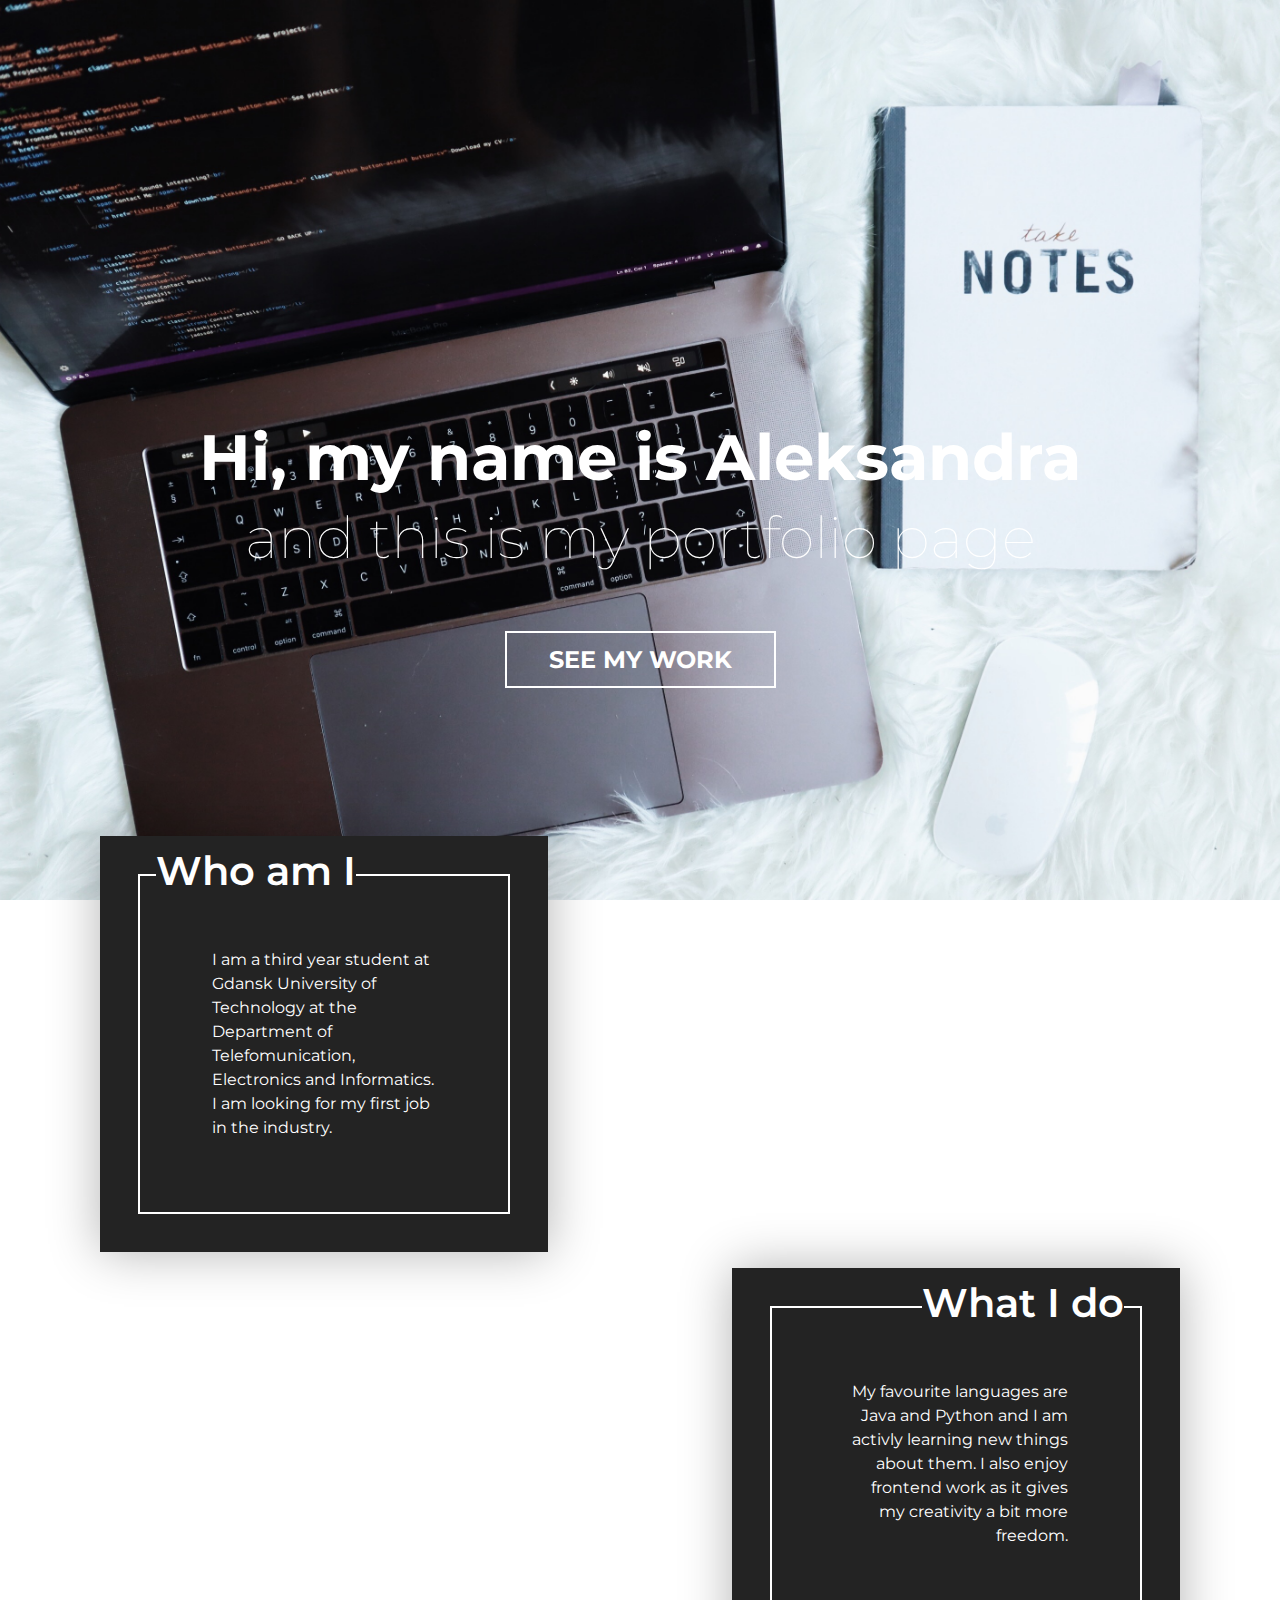
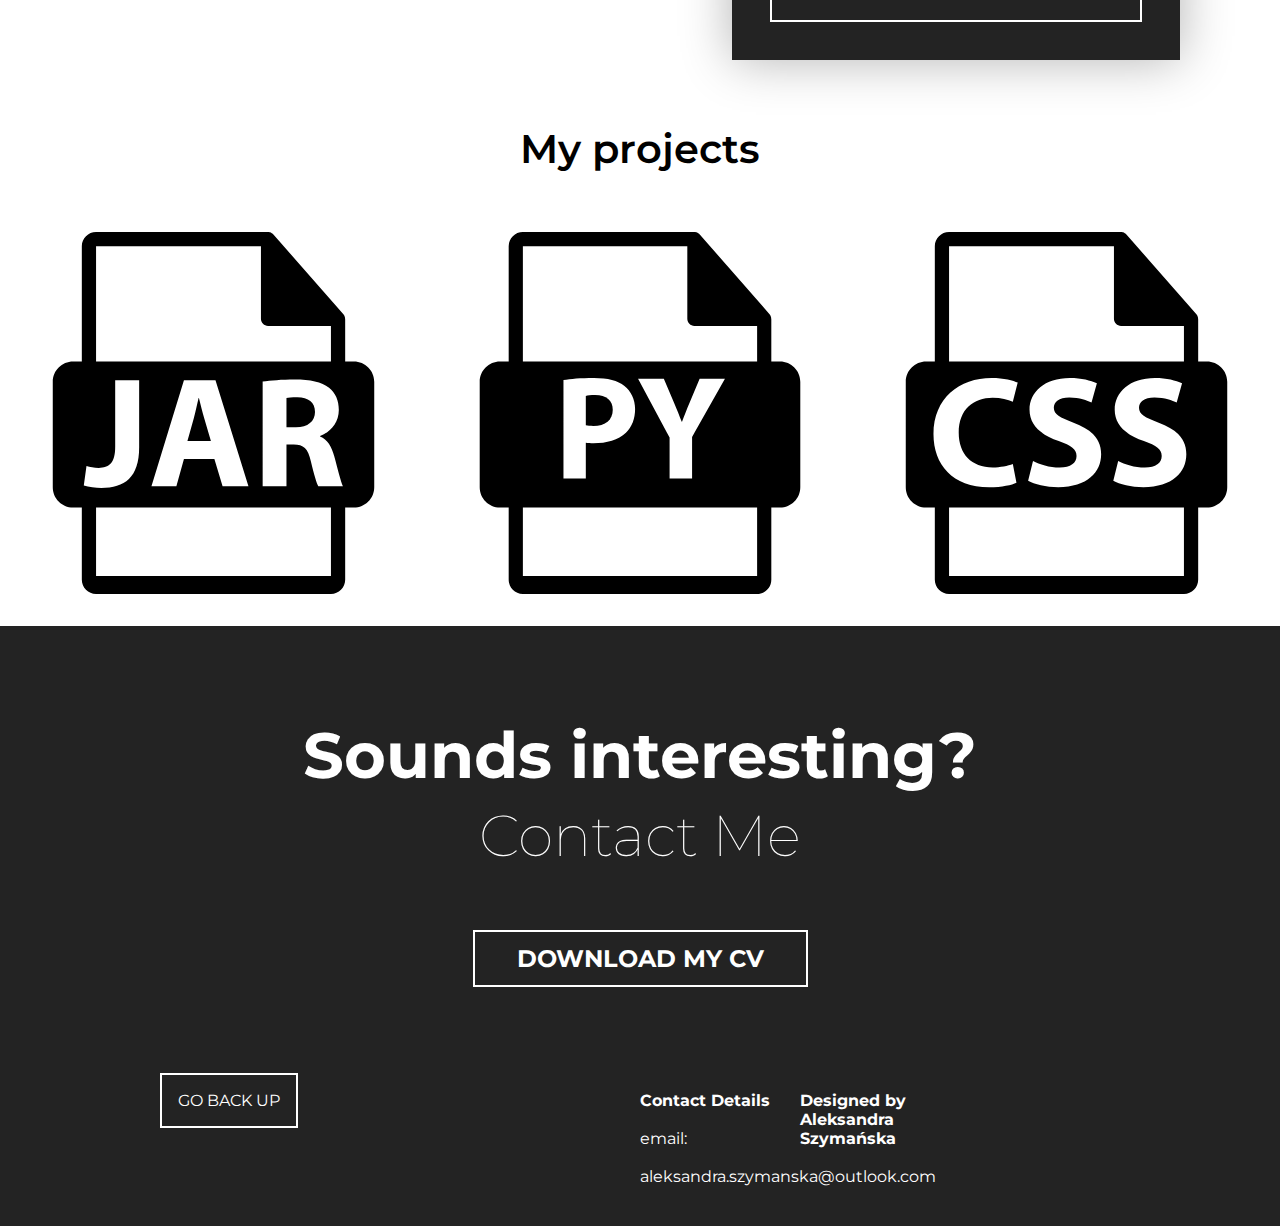
<file: index.html>
<!doctype html>
<html>
<head>
    <title>Aleksandra's Portfolio</title>
    <link rel="stylesheet" type="text/css" href="style.css"></likn>
    <meta charset="utf-8" />
    <meta name="viewport" content="width=device-width, initial-scale=1">  
   
</head>

<body>

<header id="head">
<h1 class="logo"></h1>
<nav>
    <ul>
        <li><a href="" class="home-link"></a></li>
        <li><a href=""></a></li>
        <li><a href=""></a></li>
    </ul>
</nav>
</header>
<section class="home-head parallax--bg">
        <div class="container">
        <h1 class="title">Hi, my name is Aleksandra <br>
            <span>and this is my portfolio page</span>
            </h1>
            <a href="#portfolio" class="button button-accent slide-section">See my work</a>
        </div>
</section>

    <div class="container">
    <section class="home-about">

    <div class="home-about-textbox">
        <h1 >Who am I</h1>
            <p>I am a third year student at Gdansk University of Technology at the Department of Telefomunication, Electronics and Informatics.
               
                
            </p>
            <p>I am looking for my first job in the industry.</p>
        
    </div>
    </section>
    </div>
    <div class="container">
        <section class="edu-about">  
        <div class="edu-about-textbox">
                <h1 >What I do</h1>
                    <p> 
                        My favourite languages are Java and Python and I am activly learning new things about them.
                        I also enjoy frontend work as it gives my creativity a bit more freedom. 
                    </p>
                    <p></p>
                
            </div>
</section>
</div>


<section id="portfolio">
<h1>My projects</h1>


<!--portfolio item 1-->
<figure class="portfolio-item">
<img src="images/javka.svg" alt="portfolio item">
<figcaption class="portfolio-description">
    <p>My Java Projects</p>
    <a href="JavaProjects.html" class="button button-accent button-small">See projects</a>
</figcaption>
</figure>
<!--portfolio item 2-->
<figure class="portfolio-item">
        <img src="images/py.svg" alt="portfolio item">
        <figcaption class="portfolio-description">
            <p>My Python Projects</p>
            <a href="PythonProjects.html" class="button button-accent button-small">See projects</a>
        </figcaption>
        </figure>
<!--portfolio item 3-->
 <figure class="portfolio-item">
         <img src="images/css.svg" alt="portfolio item">
        <figcaption class="portfolio-description">
            <p>My Frontend Projects</p>
            <a href="FrontendProjects.html" class="button button-accent button-small">See projects</a>
        </figcaption>
            </figure>

</section>

    <section class="cta">
            <div class="container">
                    <h1 class="title">Sounds interesting?<br>
                        <span>Contact Me</span><br>
                        </h1>
                        <a href="files/cv.pdf" download="aleksandra_szymanska_cv" class="button button-accent button-cv slide-section">Download my CV</a>
                    </div>

    </section>

        <footer>
                <div class="container">
            <div class="column-3">
                <a href="#head" class="button-back button-accent slide-section">GO BACK UP</a><br><br><br>
                    </div>
            <div class="column-1">
            <ul class="unstyled-list">
                <li><strong>Contact Details</strong></li>
                <li><br>email: <br></br>aleksandra.szymanska@outlook.com</li>
            </ul>
            </div>
                    <div class="column-1">
                            <ul class="unstyled-list">
                                <li><strong>Designed by Aleksandra Szymańska</strong></li>
                                
                                
                            </ul>
                            </div>
                        </div>
                            </footer>

 <script src="https://ajax.googleapis.com/ajax/libs/jquery/3.3.1/jquery.min.js"></script>  
  <script src="scripts/jquery.js"></script>                     
</body>
</html>
</file>
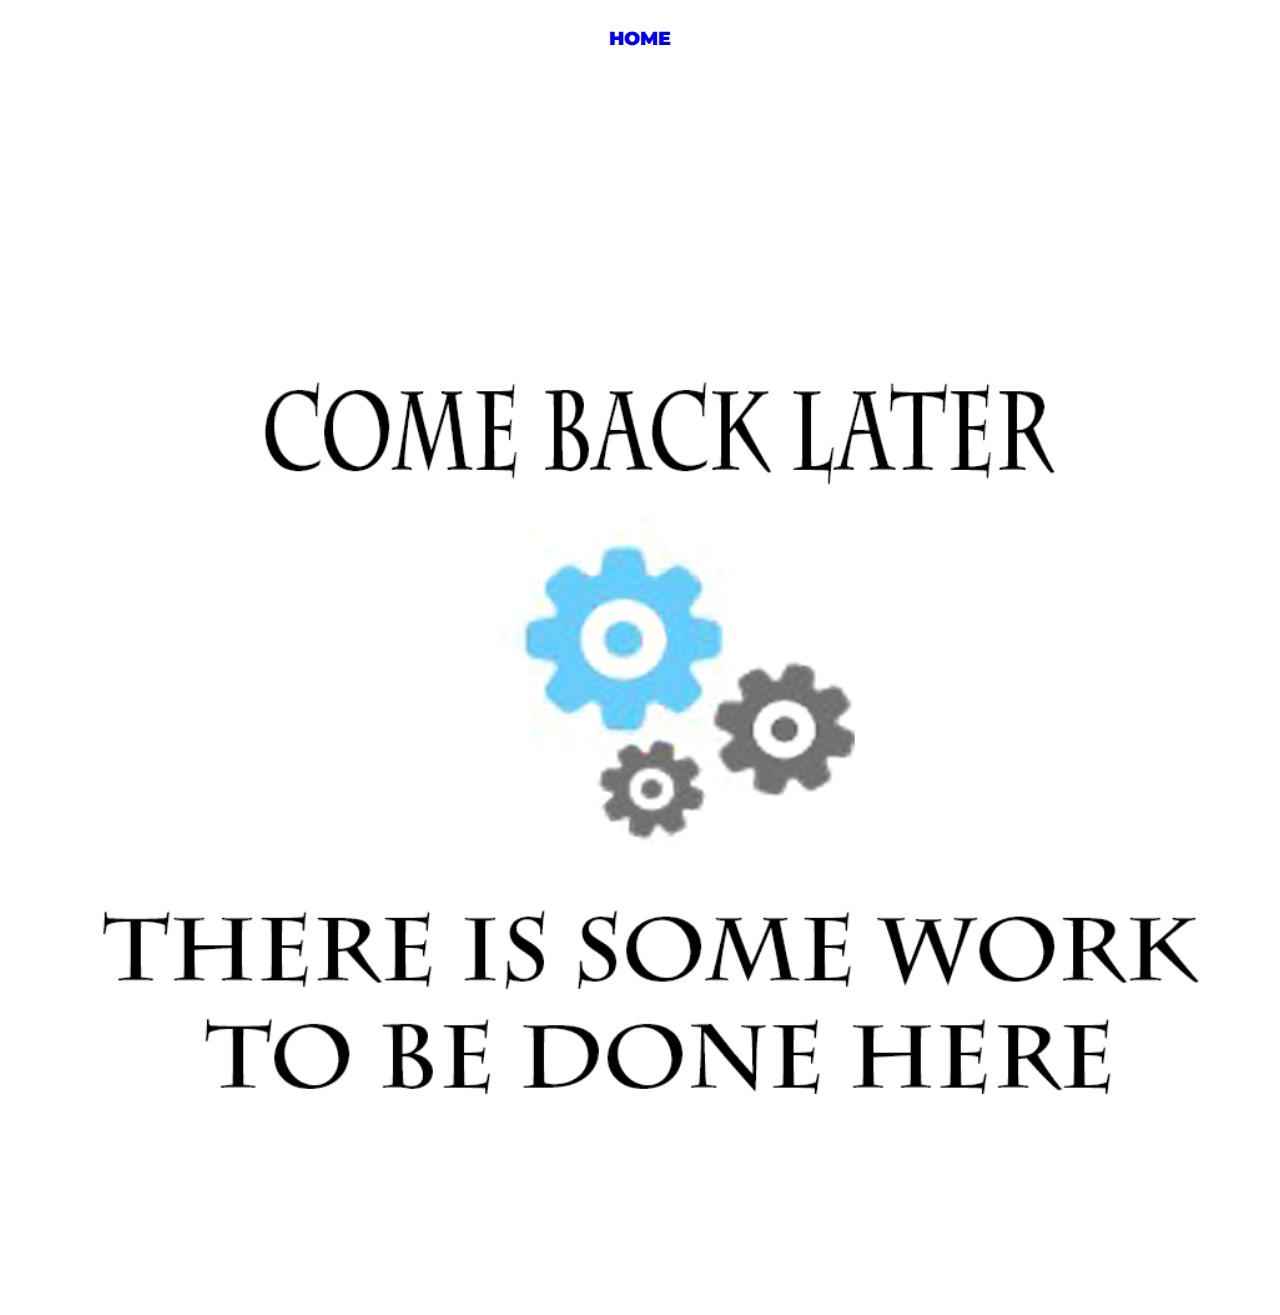
<file: FrontendProjects.html>
<!doctype html>
<html>
<head>
    <title>Websites</title>

    <meta charset="utf-8" />
    <meta http-equiv="Content-type" content="text/html; charset=utf-8"/>
    <meta name="viewport" content="width=device-width, initial-scale=1" />
    <link rel="stylesheet" type="text/css" href="style.css"></likn>

      
</head>
<body>
<header class="java-head">
        <nav>
                <ul>
                    <li><a href="index.html" class="home-link">Home</a></li>
                </ul>
            </nav>
<CENTER><img src=images/404.png></CENTER>
</header>
</body>
</html>
</file>
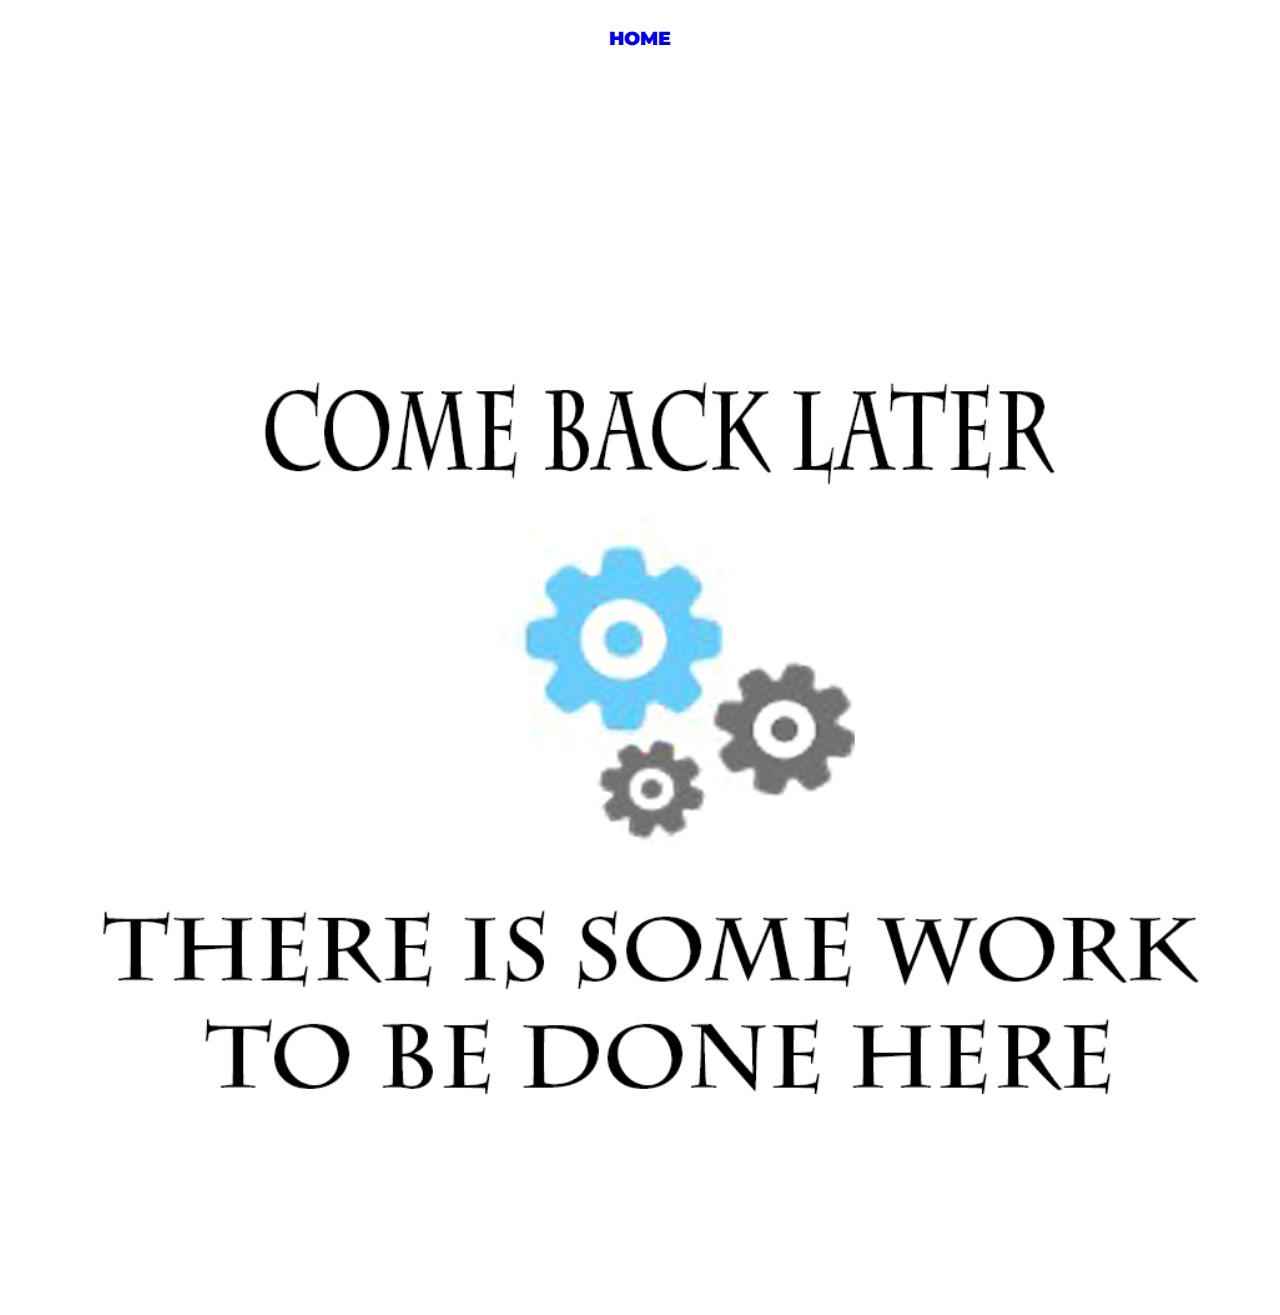
<file: JavaProjects.html>
<!doctype html>
<html>
<head>
    <title>Java Projects</title>

    <meta charset="utf-8" />
    <meta http-equiv="Content-type" content="text/html; charset=utf-8"/>
    <meta name="viewport" content="width=device-width, initial-scale=1" />
    <link rel="stylesheet" type="text/css" href="style.css"></likn>

      
</head>
<body>
<header class="java-head">
        <nav>
                <ul>
                    <li><a href="index.html" class="home-link">Home</a></li>
                </ul>
            </nav>
            <CENTER><img src=images/404.png></CENTER>
</header>
</body>
</html>
</file>
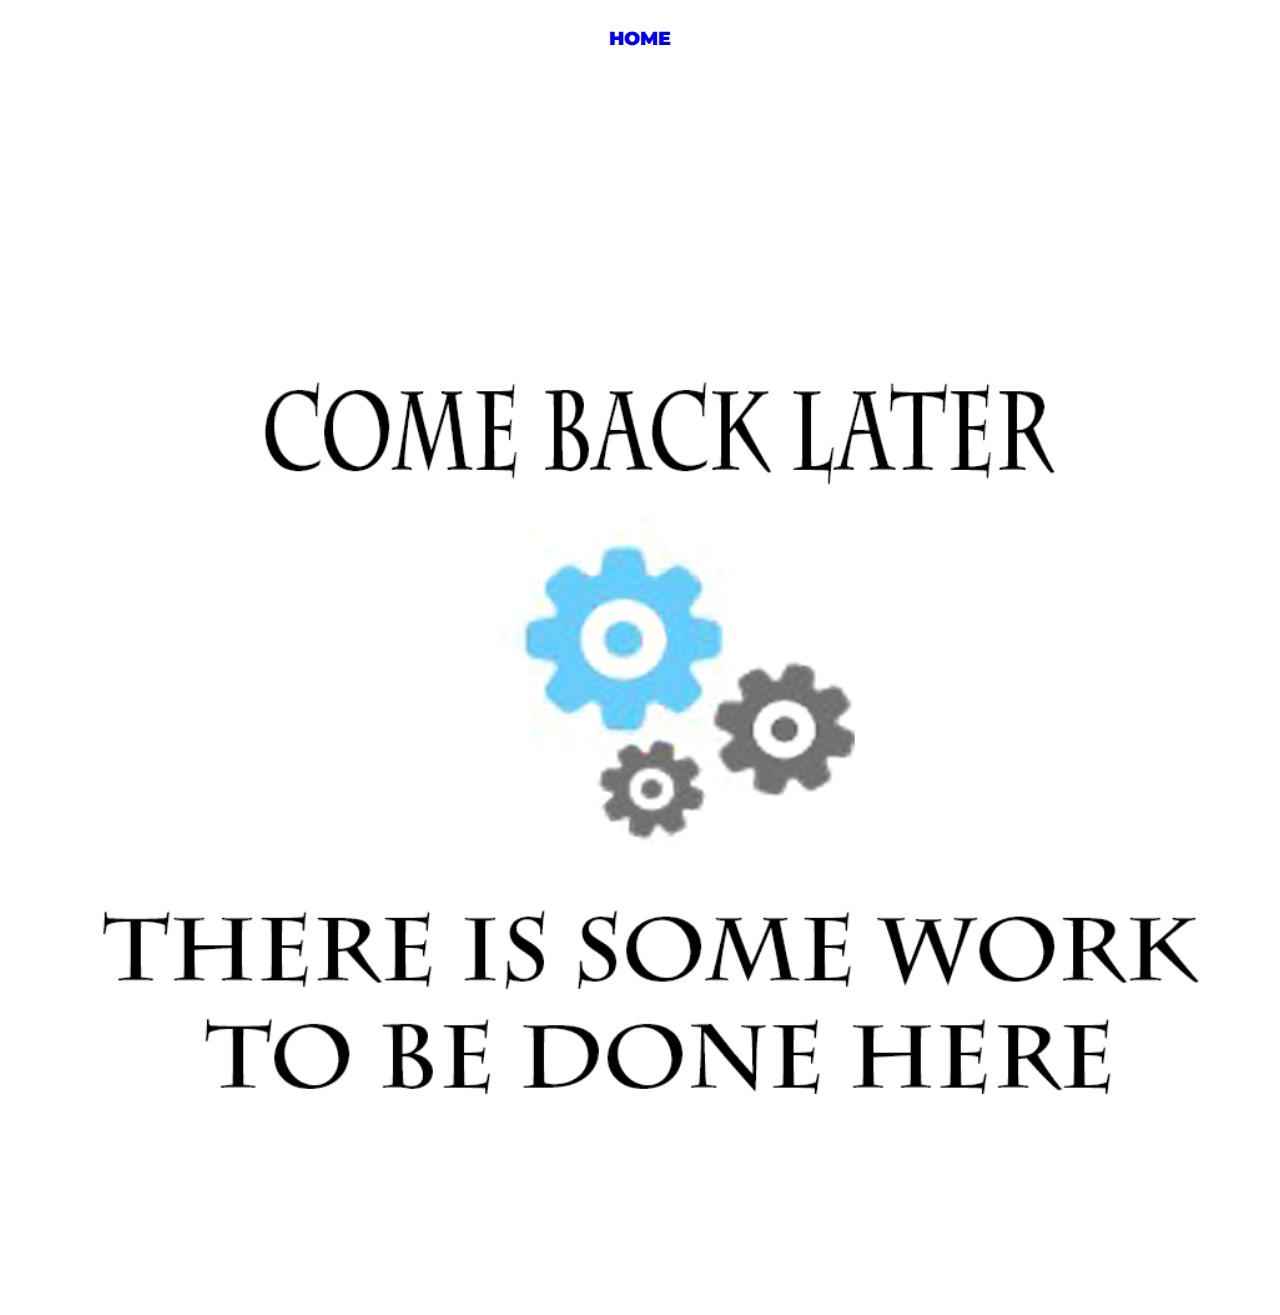
<file: PythonProjects.html>
<!doctype html>
<html>
<head>
    <title>Python Projects</title>

    <meta charset="utf-8" />
    <meta http-equiv="Content-type" content="text/html; charset=utf-8"/>
    <meta name="viewport" content="width=device-width, initial-scale=1" />
    <link rel="stylesheet" type="text/css" href="style.css"></likn>

      
</head>
<body>
<header class="java-head">
        <nav>
                <ul>
                    <li><a href="index.html" class="home-link">Home</a></li>
                </ul>
            </nav>
<CENTER><img src=images/404.png></CENTER>
</header>
</body>
</html>
</file>
<file: style.css>
@import
url('https://fonts.googleapis.com/css?family=Montserrat:100,300,400,700');

*{
    box-sizing: border-box;
    transition: all ease-in-out 300ms;

}
body{
    margin: 0;
    font-family: 'Montserrat', sans-serif; 
    text-align: center;
}
img{
    width: 100%;
    height: auto;
}
.container{
    width:100%;
    max-width: 60em;
    margin: 0 auto;
   
   
}
.clearfix::after,
section::after,
footer::after{
content:'';
display: block;
clear: both;
}
/* column system*/

[class^=column-]{
    width: 100%;
margin-top:.05em;
}
.col-1{
    width: 25%;
    float: right;
    padding-bottom: .5rem;
}

@media(min-width: 60rem){
    [class^=column-]{
        float: left;
        padding: 2em, 1em;
        margin-top:2em;

    }
.column-3{
width: 50%;
font-size: 1rem;
padding-bottom: .5rem;
}
.column-1{
width: 16.6666%;
}
}


/*typography*/
h1{
    font-weight: 600;
    font-size: 1.8rem;
    margin-top: 0;
}
p{
    margin: 0;
    line-height: 1.5;
}
p:last-of-type{
    margin-bottom: 0;
}
.title{
    font-size: 2.5rem;
    font-weight: 700;
    margin-bottom: .9em;
    margin-top:.9em;
}
.title span{
    font-weight: 3; 
    font-size: 0.9em;
    
}
.unstyled-list{
    margin: 0;
    padding: 0;
    list-style-type: none;
}

@media(min-width: 60rem){ 
    .title{
        font-size: 4rem;
    }

}
/* buttons */
.button{
    display: inline-block;
    font-size: 1rem;
    text-decoration: none;
    text-transform: uppercase;
    border-width: 2px;
    border-style: solid;
    padding: .5em 1.75em;
    color:#FFF;

}
.button-back{
    font-size: 1rem;
    text-decoration: none;
    text-transform: uppercase;
    padding: 1em 1em;
    color:#FFF;
    border-width: 2px;
    border-style: solid;
    
    
    

}

.button-accent:hover,
.button-accent:focus{
    background:#FFF;
    color:black;
}
@media(min-width:60rem){
    .button{
        font-size: 1.5rem;  
        font-weight: 700;
    }
}

.button-small{
    font-size: 1rem;
}


.button-accent :hover,
.button-accent :focus{
    background:pink;
    color:black;
}




/* header*/

header{
   position: absolute;
   left:0;
   right:0;
   margin: 1em;
}
nav ul{
margin: 0;
padding: 0;
list-style: none; 
}
nav li{
display: inline-block; 
}
nav a {
font-weight: 900;
text-decoration: none;
text-transform: uppercase;
font-size: 1.2em;
padding: .5em;

columns: #232323;;
}

@media(min-width: 60rem){ 
    .logo{
        float: left;
    }
    .home-link{
        float: right;
    }
}

/* home head*/
.home-head{
    background-image:
    url(images/background.JPG);
    background-size: cover;
    background-position: center;
    padding:10em 0;
    color:#FFF;
    background-attachment: fixed;
}
@media(min-width: 60rem){
    .home-head{
        height: 100vh;
        padding-top: 40vh;/*vh to vievpoint height*/

    }
}
/*home about*/

.home-about-textbox{
    background-color:#232323;
    padding: 4em;
    width:100vw;
    outline: 2px solid #FFF;/* prawie jak border ale fajniejsze*/
    outline-offset: -2.5em;
    color:#FFF;
    position: relative;
}
.home-about-textbox h1{
    color:#FFF ;
    position: absolute;
    left:50%;
    transform: translateX(-50%); /* trik dzieki ktoremu centrujemy przy absolute */
    top: .8em;
    background: #232323;
    padding: 1em, 1em;
    margin-bottom: .5rem;
}
@media(min-width:25rem ){
    h1{
font-size: 1.5rem;
    }
    .home-about-textbox h1{
        top:.6rem;
        padding: 0, 0.5em;
    }
}
@media(min-width:60rem ){
    h1{
font-size: 2.5rem;
    }
    .home-about{
      
        padding-bottom: 1rem;
    }
    .home-about-textbox{
        
        width:35vw;
        padding: 7em;
        outline-offset: -2.5em;
        margin-left: -3.75em;
        top:-4em;
        text-align:left;
        box-shadow: 0 0 3em 0 rgba(0,0,0,.3); /*cien dodaje wokol*/
       
    }
    .home-about-textbox h1{
        top:.6rem;
        left:3.5rem;
        transform: translateX(0);
       
    }
    
}
/**edu**/

.edu-about-textbox{
    background-color:#232323;
    padding: 4em;
    width:100vw;
    outline: 2px solid #FFF;/* prawie jak border ale fajniejsze*/
    outline-offset: -2.5em;
    color:#FFF;
    position: relative;
}
.edu-about-textbox h1{
    color:#FFF ;
    position: absolute;
    right:50%;
    transform: translateX(50%); /* trik dzieki ktoremu centrujemy przy absolut e */
    top: .75em;
    background: #232323;
    padding: 0, 1em;
}
@media(min-width:25rem ){
    h1{
font-size: 2rem;
    }
    .edu-about-textbox h1{
        top:.6rem;
        padding: 0, 0.5em;
    }
}
@media(min-width:60rem ){
    h1{
font-size: 2.5rem;
    }
    .edu-about{
        background-image: 
        url();
        background-repeat: no-repeat;
        
        
    }
    .edu-about-textbox{
        
        width:35vw;
        padding: 7em;
        outline-offset: -2.5em;
        float: right;
        margin-right: -3.75em;
        top:-4em;
        text-align:right;
        box-shadow: 0 0 3em 0 rgba(0,0,0,.3); /*cien dodaje wokol*/
    }
    .edu-about-textbox h1{
        top:.6rem;
        right:3.5rem;
        transform: translateX(0);
       
    }
    
}



/**portfolio**/
#portofolio{
    margin:0 3rem;
    padding: 3rem 0;
}


.portfolio-item{
    position: relative;
    margin:0;
    padding: 2rem;
   
}
.portfolio-description{
    position: absolute;
    z-index: 100;
    bottom:2em;
    left: 0em;;
    right:0em;
    color:white;
    background: rgba(0,0,0,.6);
    
}
.portfolio-description p{
    margin: 1em;
}
.portfolio-item img{
    display: block;
}

@media(min-width:60rem){
    .portfolio-item{
        width: 33.3333334%;
        float:left;
        overflow: hidden;
       
        
    }
    .portfolio-description{
        transform:translateY(150%);
    }
    .portfolio-item:hover .portfolio-description{
        transform: translateY(0%);
    }

}
/**CTA**/
.cta{
    background-color:#232323;
    color:white;
    padding: 2em 0;
}
/**footer**/
footer{
    background:#232323;
    color:#fff;
    text-align: center;
    padding: 2.5em;
}
@media(min-width:60rem){
    footer{
        text-align:left;
        
    }
}
</file>
